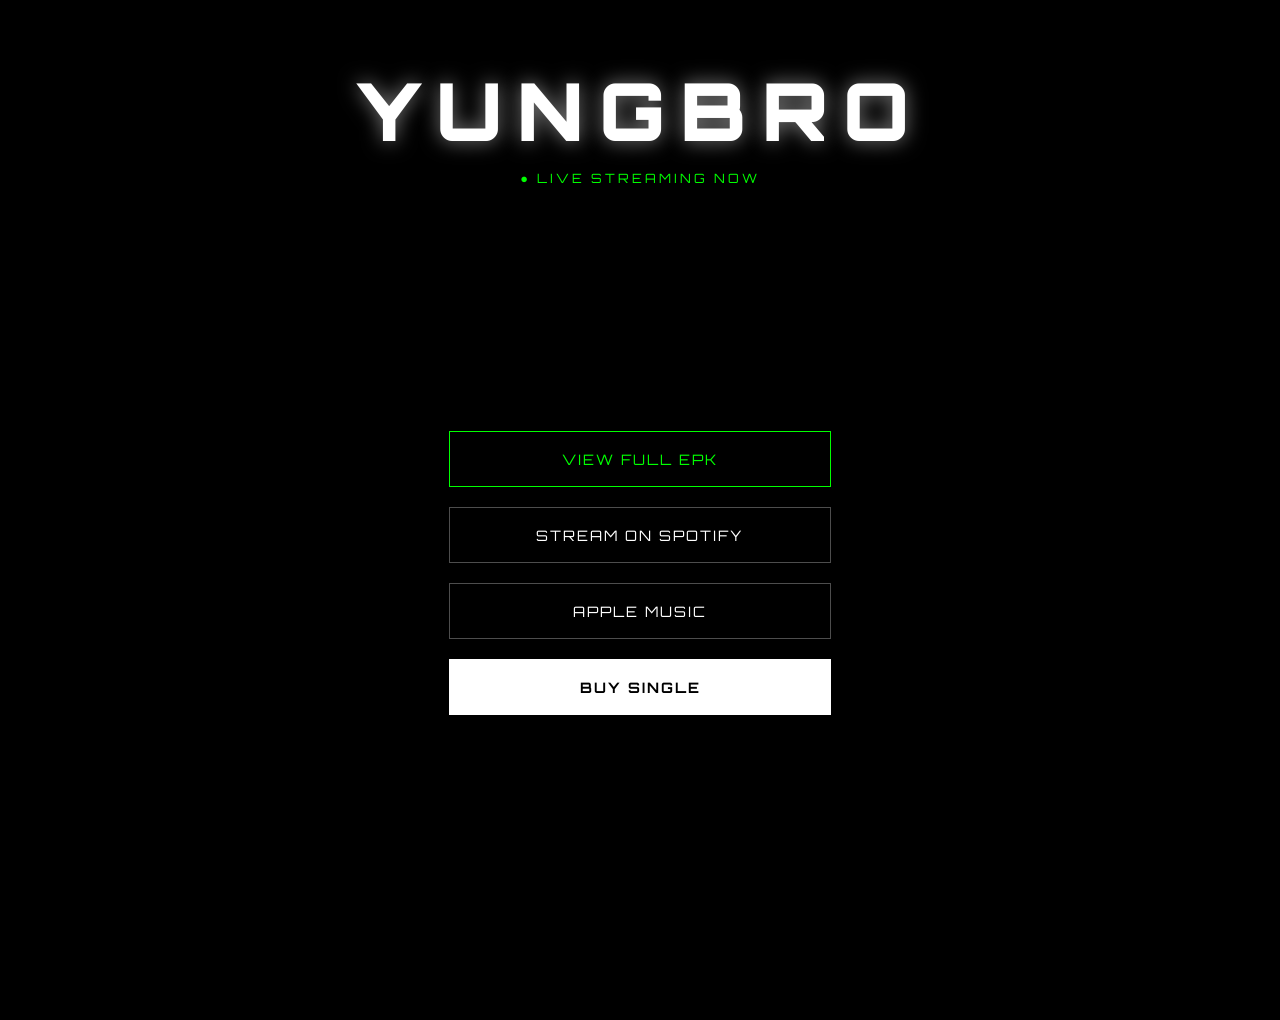
<file: index.html>
<!DOCTYPE html>
<html lang="en">
<head>
    <meta charset="UTF-8">
    <meta name="viewport" content="width=device-width, initial-scale=1.0">
    <title>YUNGBRO | Continuous Audio Experience</title>
    <link rel="stylesheet" href="style.css">
</head>
<body>

    <div class="video-background">
        <iframe 
            src="https://www.youtube.com/embed/VIDEO_ID?autoplay=1&loop=1&playlist=VIDEO_ID&controls=0&mute=0&modestbranding=1" 
            frameborder="0" 
            allow="autoplay; encrypted-media" 
            allowfullscreen>
        </iframe>
    </div>

    <div class="overlay">
        <div class="artist-brand">
            <h1 class="glitch">YUNGBRO</h1>
            <p class="status-indicator">● LIVE STREAMING NOW</p>
        </div>

        <div class="links">
            <a href="https://skrs-ai.github.io/SKR-YungBro-EPK/epk.html" class="btn primary">VIEW FULL EPK</a>
            <a href="#" target="_blank" class="btn">STREAM ON SPOTIFY</a>
            <a href="#" target="_blank" class="btn">APPLE MUSIC</a>
            <a href="#" target="_blank" class="btn purchase">BUY SINGLE</a>
        </div>

        <footer class="m3-tag">
            M3-HACKATHON-2021 // SKR-AI
        </footer>
    </div>

</body>
</html>
</file>
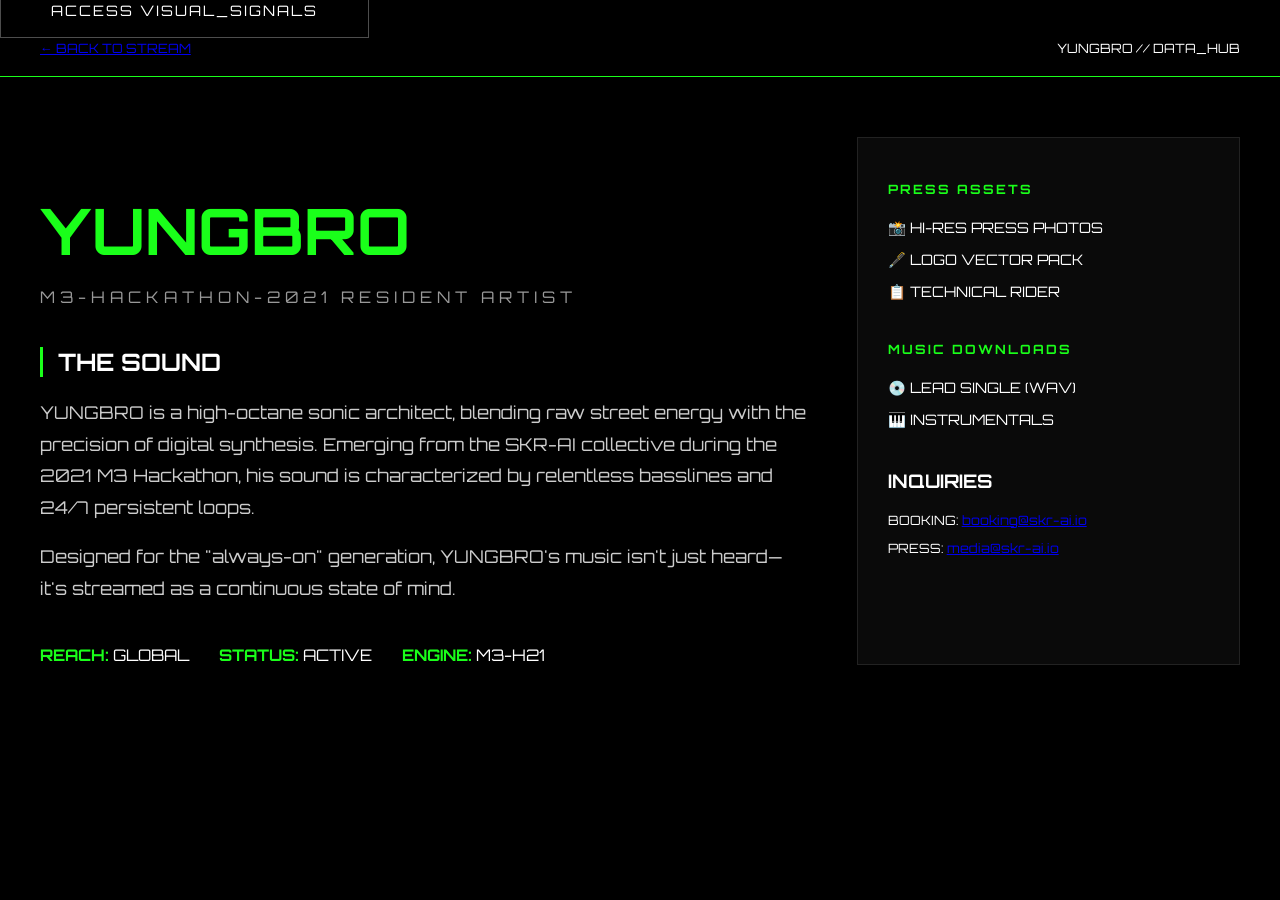
<file: epk.html>
<!DOCTYPE html>
<a href="visuals.html" class="btn">ACCESS VISUAL_SIGNALS</a>
<html lang="en">
<head>
    <meta charset="UTF-8">
    <meta name="viewport" content="width=device-width, initial-scale=1.0">
    <title>YUNGBRO | Official EPK</title>
    <link rel="stylesheet" href="style.css">
</head>
<body class="epk-page">

    <nav class="epk-nav">
        <a href="index.html" class="nav-back">← BACK TO STREAM</a>
        <div class="brand-tag">YUNGBRO // DATA_HUB</div>
    </nav>

    <div class="epk-grid">
        <section class="epk-main">
            <header>
                <h1 class="glitch-text">YUNGBRO</h1>
                <p class="subtitle">M3-HACKATHON-2021 RESIDENT ARTIST</p>
            </header>

            <article class="bio-content">
                <h2>THE SOUND</h2>
                <p>YUNGBRO is a high-octane sonic architect, blending raw street energy with the precision of digital synthesis. Emerging from the SKR-AI collective during the 2021 M3 Hackathon, his sound is characterized by relentless basslines and 24/7 persistent loops.</p>
                <p>Designed for the "always-on" generation, YUNGBRO's music isn't just heard—it's streamed as a continuous state of mind.</p>
            </article>

            <div class="stats-box">
                <div class="stat"><span>REACH:</span> GLOBAL</div>
                <div class="stat"><span>STATUS:</span> ACTIVE</div>
                <div class="stat"><span>ENGINE:</span> M3-H21</div>
            </div>
        </section>

        <aside class="epk-sidebar">
            <div class="media-section">
                <h3>PRESS ASSETS</h3>
                <ul class="download-list">
                    <li><a href="assets/yungbro-hq-shot.zip" download>📸 HI-RES PRESS PHOTOS</a></li>
                    <li><a href="assets/yungbro-logo-pack.zip" download>🖋️ LOGO VECTOR PACK</a></li>
                    <li><a href="assets/yungbro-stage-rider.pdf" download>📋 TECHNICAL RIDER</a></li>
                </ul>
            </div>

            <div class="media-section">
                <h3>MUSIC DOWNLOADS</h3>
                <ul class="download-list">
                    <li><a href="#" class="wav-link">💿 LEAD SINGLE (WAV)</a></li>
                    <li><a href="#" class="wav-link">🎹 INSTRUMENTALS</a></li>
                </ul>
            </div>

            <div class="contact-card">
                <h3>INQUIRIES</h3>
                <p>BOOKING: <a href="mailto:booking@skr-ai.io">booking@skr-ai.io</a></p>
                <p>PRESS: <a href="mailto:media@skr-ai.io">media@skr-ai.io</a></p>
            </div>
        </aside>
    </div>

</body>
</html>
</file>
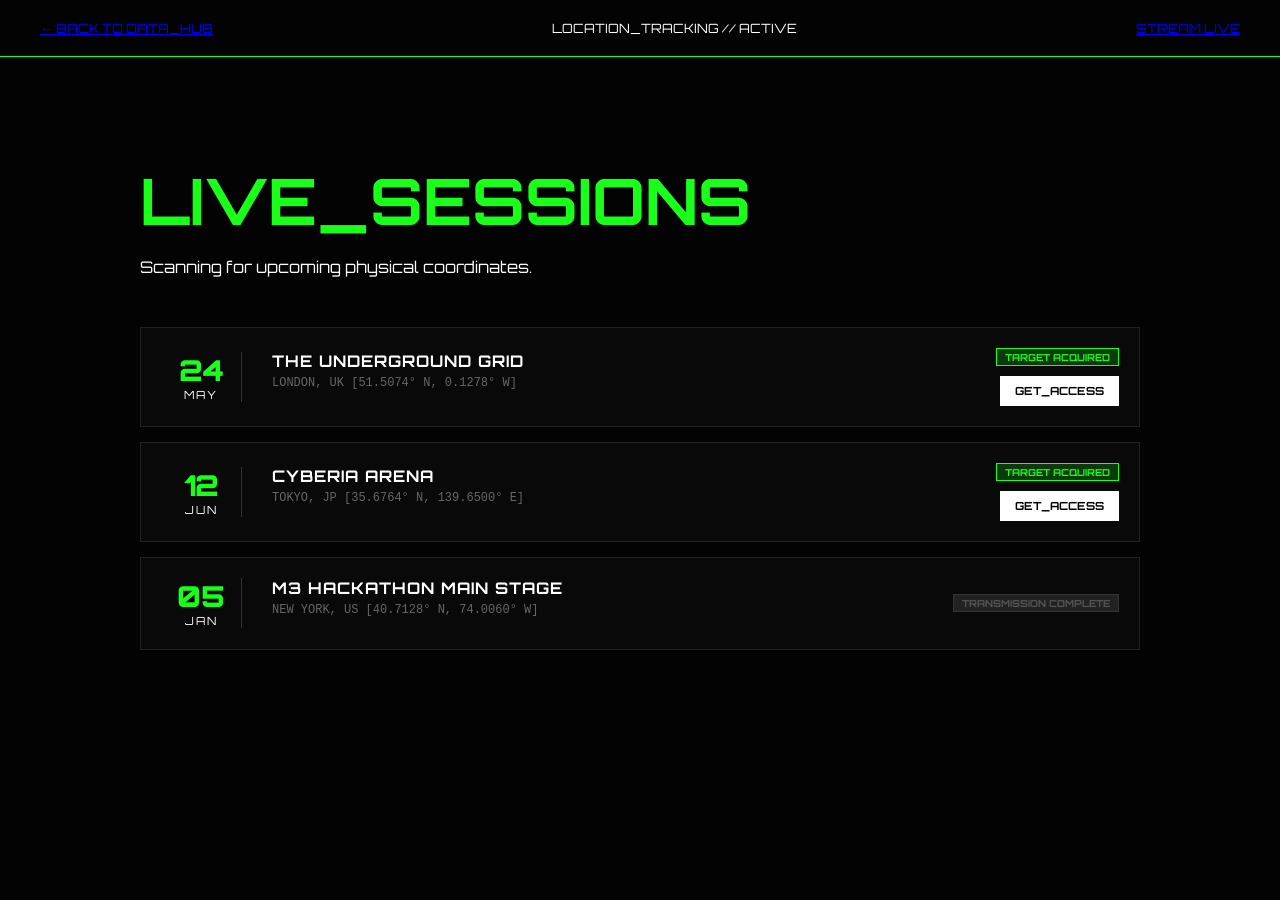
<file: live.html>
<!DOCTYPE html>
<html lang="en">
<head>
    <meta charset="UTF-8">
    <meta name="viewport" content="width=device-width, initial-scale=1.0">
    <title>YUNGBRO | Live Transmissions</title>
    <link rel="stylesheet" href="style.css">
</head>
<body class="live-page">

    <nav class="epk-nav">
        <a href="epk.html" class="nav-back">← BACK TO DATA_HUB</a>
        <div class="brand-tag">LOCATION_TRACKING // ACTIVE</div>
        <a href="index.html">STREAM LIVE</a>
    </nav>

    <main class="live-container">
        <header class="live-header">
            <h1 class="glitch-text">LIVE_SESSIONS</h1>
            <p>Scanning for upcoming physical coordinates.</p>
        </header>

        <section class="tour-list">
            <div class="tour-item active-target">
                <div class="date-box">
                    <span class="day">24</span>
                    <span class="month">MAY</span>
                </div>
                <div class="venue-info">
                    <h3>THE UNDERGROUND GRID</h3>
                    <p>LONDON, UK [51.5074° N, 0.1278° W]</p>
                </div>
                <div class="status">
                    <span class="tag">TARGET ACQUIRED</span>
                    <a href="#" class="btn-ticket">GET_ACCESS</a>
                </div>
            </div>

            <div class="tour-item active-target">
                <div class="date-box">
                    <span class="day">12</span>
                    <span class="month">JUN</span>
                </div>
                <div class="venue-info">
                    <h3>CYBERIA ARENA</h3>
                    <p>TOKYO, JP [35.6764° N, 139.6500° E]</p>
                </div>
                <div class="status">
                    <span class="tag">TARGET ACQUIRED</span>
                    <a href="#" class="btn-ticket">GET_ACCESS</a>
                </div>
            </div>

            <div class="tour-item past-target">
                <div class="date-box">
                    <span class="day">05</span>
                    <span class="month">JAN</span>
                </div>
                <div class="venue-info">
                    <h3>M3 HACKATHON MAIN STAGE</h3>
                    <p>NEW YORK, US [40.7128° N, 74.0060° W]</p>
                </div>
                <div class="status">
                    <span class="tag archived">TRANSMISSION COMPLETE</span>
                </div>
            </div>
        </section>
    </main>

</body>
</html>
</file>
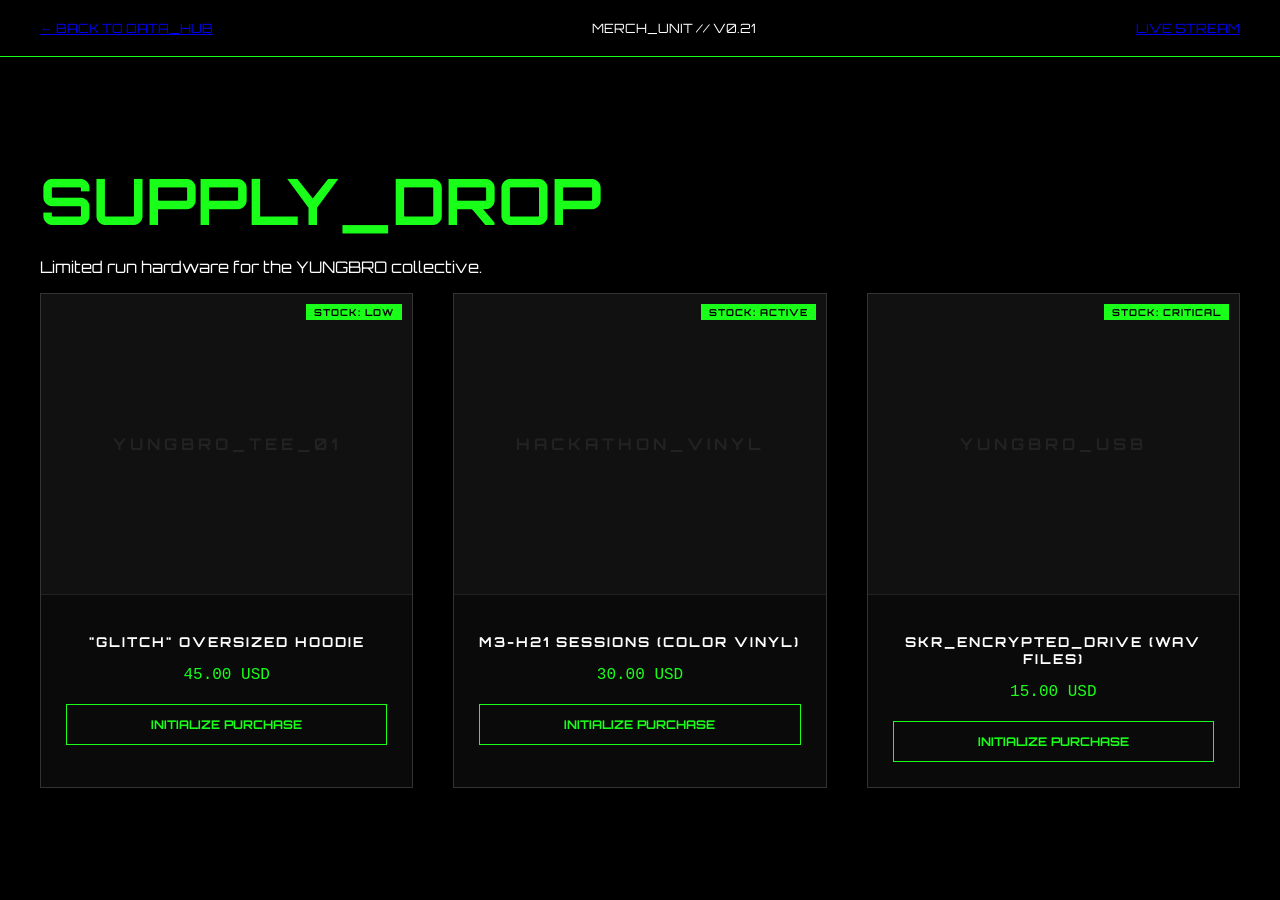
<file: store.html>
<!DOCTYPE html>
<html lang="en">
<head>
    <meta charset="UTF-8">
    <meta name="viewport" content="width=device-width, initial-scale=1.0">
    <title>YUNGBRO | Supply Drop</title>
    <link rel="stylesheet" href="style.css">
</head>
<body class="store-page">

    <nav class="epk-nav">
        <a href="epk.html" class="nav-back">← BACK TO DATA_HUB</a>
        <div class="brand-tag">MERCH_UNIT // V0.21</div>
        <a href="index.html">LIVE STREAM</a>
    </nav>

    <main class="store-container">
        <header class="store-header">
            <h1 class="glitch-text">SUPPLY_DROP</h1>
            <p>Limited run hardware for the YUNGBRO collective.</p>
        </header>

        <section class="supply-grid">
            <div class="product-item">
                <div class="product-preview">
                    <span class="stock-tag">STOCK: LOW</span>
                    <div class="placeholder">YUNGBRO_TEE_01</div>
                </div>
                <div class="product-details">
                    <h3>"GLITCH" OVERSIZED HOODIE</h3>
                    <p class="cost">45.00 USD</p>
                    <a href="#" class="btn-purchase">INITIALIZE PURCHASE</a>
                </div>
            </div>

            <div class="product-item">
                <div class="product-preview">
                    <span class="stock-tag">STOCK: ACTIVE</span>
                    <div class="placeholder">HACKATHON_VINYL</div>
                </div>
                <div class="product-details">
                    <h3>M3-H21 SESSIONS (COLOR VINYL)</h3>
                    <p class="cost">30.00 USD</p>
                    <a href="#" class="btn-purchase">INITIALIZE PURCHASE</a>
                </div>
            </div>

            <div class="product-item">
                <div class="product-preview">
                    <span class="stock-tag">STOCK: CRITICAL</span>
                    <div class="placeholder">YUNGBRO_USB</div>
                </div>
                <div class="product-details">
                    <h3>SKR_ENCRYPTED_DRIVE (WAV FILES)</h3>
                    <p class="cost">15.00 USD</p>
                    <a href="#" class="btn-purchase">INITIALIZE PURCHASE</a>
                </div>
            </div>
        </section>
    </main>

</body>
</html>
</file>
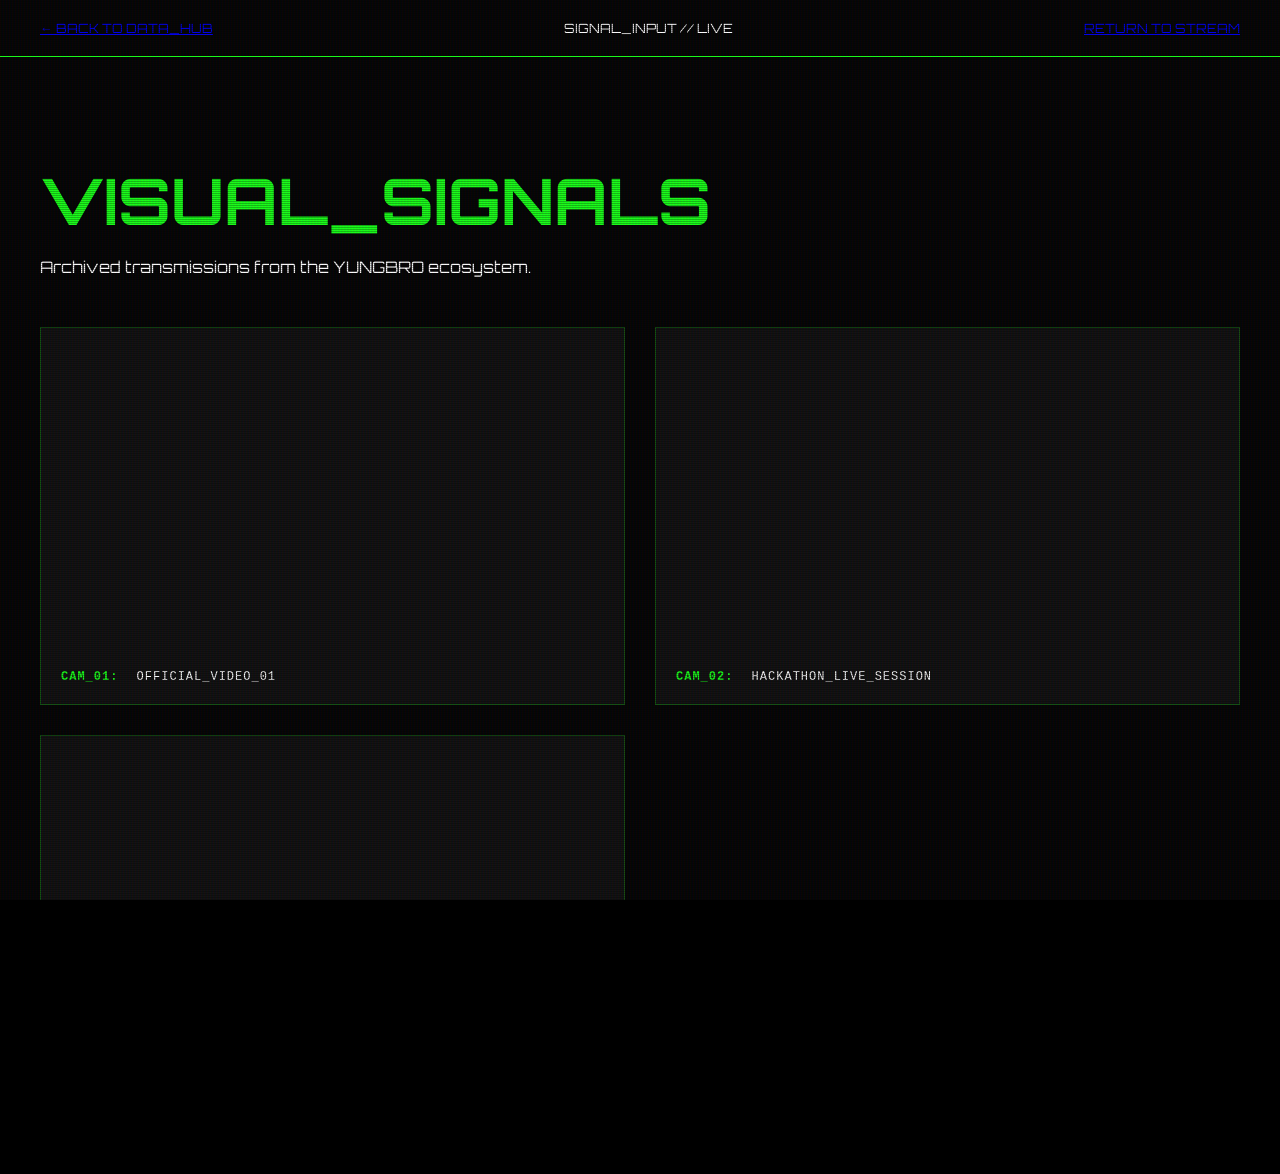
<file: visuals.html>
<!DOCTYPE html>
<html lang="en">
<head>
    <meta charset="UTF-8">
    <meta name="viewport" content="width=device-width, initial-scale=1.0">
    <title>YUNGBRO | Visual Signals</title>
    <link rel="stylesheet" href="style.css">
</head>
<body class="visuals-page">

    <nav class="epk-nav">
        <a href="epk.html" class="nav-back">← BACK TO DATA_HUB</a>
        <div class="brand-tag">SIGNAL_INPUT // LIVE</div>
        <a href="index.html">RETURN TO STREAM</a>
    </nav>

    <main class="visuals-container">
        <header class="visuals-header">
            <h1 class="glitch-text">VISUAL_SIGNALS</h1>
            <p>Archived transmissions from the YUNGBRO ecosystem.</p>
        </header>

        <section class="video-matrix">
            <div class="feed-item">
                <div class="video-container">
                    <iframe src="https://www.youtube.com/embed/VIDEO_ID_1" frameborder="0" allowfullscreen></iframe>
                </div>
                <div class="feed-meta">
                    <span class="cam-label">CAM_01:</span> OFFICIAL_VIDEO_01
                </div>
            </div>

            <div class="feed-item">
                <div class="video-container">
                    <iframe src="https://www.youtube.com/embed/VIDEO_ID_2" frameborder="0" allowfullscreen></iframe>
                </div>
                <div class="feed-meta">
                    <span class="cam-label">CAM_02:</span> HACKATHON_LIVE_SESSION
                </div>
            </div>

            <div class="feed-item">
                <div class="video-container">
                    <iframe src="https://www.youtube.com/embed/VIDEO_ID_3" frameborder="0" allowfullscreen></iframe>
                </div>
                <div class="feed-meta">
                    <span class="cam-label">CAM_03:</span> STUDIO_TRANSMISSION
                </div>
            </div>
        </section>
    </main>

</body>
</html>
</file>
<file: style.css>
@import url('https://fonts.googleapis.com/css2?family=Orbitron:wght@400;900&display=swap');

body, html {
    margin: 0;
    padding: 0;
    width: 100%;
    height: 100%;
    overflow: hidden;
    background-color: #000;
    font-family: 'Orbitron', sans-serif; /* Tech-focused font */
    color: #fff;
}

.video-background {
    position: fixed;
    top: 0;
    left: 0;
    width: 100%;
    height: 100%;
    z-index: -1;
    filter: grayscale(40%) contrast(120%); /* Custom aesthetic for YungBro */
}

.video-background iframe {
    width: 100vw;
    height: 100vh;
    transform: scale(1.6); /* Hide YouTube UI */
}

.overlay {
    display: flex;
    flex-direction: column;
    justify-content: space-between;
    align-items: center;
    height: 100vh;
    padding: 60px 20px;
    background: radial-gradient(circle, rgba(0,0,0,0.2) 0%, rgba(0,0,0,0.8) 100%);
    text-align: center;
}

.artist-brand h1 {
    font-size: 5rem;
    margin: 0;
    letter-spacing: 15px;
    font-weight: 900;
    text-shadow: 0 0 20px rgba(255, 255, 255, 0.5);
}

.status-indicator {
    color: #00ff00; /* Neon green live indicator */
    font-size: 0.8rem;
    letter-spacing: 3px;
    margin-top: 10px;
}

.links {
    display: flex;
    flex-direction: column;
    gap: 20px;
}

.btn {
    text-decoration: none;
    color: #fff;
    border: 1px solid rgba(255, 255, 255, 0.3);
    padding: 18px 50px;
    min-width: 280px;
    font-size: 0.9rem;
    letter-spacing: 2px;
    transition: all 0.4s ease;
    background: rgba(0, 0, 0, 0.5);
    backdrop-filter: blur(5px);
}

.btn:hover {
    background: #fff;
    color: #000;
    transform: scale(1.05);
}

.primary {
    border: 1px solid #00ff00;
    color: #00ff00;
}

.purchase {
    background: #fff;
    color: #000;
    font-weight: bold;
}

.m3-tag {
    font-size: 0.6rem;
    opacity: 0.4;
    letter-spacing: 5px;
}
/* EPK Page Specifics */
.epk-page {
    background: #000;
    color: #fff;
    overflow-y: auto;
}

.epk-nav {
    display: flex;
    justify-content: space-between;
    padding: 20px 40px;
    border-bottom: 1px solid #1aff1a; /* Neon Green Border */
    font-size: 0.8rem;
}

.epk-grid {
    display: grid;
    grid-template-columns: 2fr 1fr;
    gap: 50px;
    max-width: 1200px;
    margin: 60px auto;
    padding: 0 40px;
}

.glitch-text {
    font-size: 4rem;
    color: #1aff1a;
    text-transform: uppercase;
    margin-bottom: 0;
}

.subtitle {
    letter-spacing: 5px;
    opacity: 0.6;
    margin-bottom: 40px;
}

.bio-content h2 {
    border-left: 3px solid #1aff1a;
    padding-left: 15px;
    margin-bottom: 20px;
}

.bio-content p {
    line-height: 1.8;
    font-size: 1.1rem;
    color: #ccc;
}

.stats-box {
    margin-top: 40px;
    display: flex;
    gap: 30px;
}

.stat span {
    color: #1aff1a;
    font-weight: bold;
}

.epk-sidebar {
    background: #0a0a0a;
    padding: 30px;
    border: 1px solid #222;
}

.media-section h3 {
    font-size: 0.8rem;
    letter-spacing: 2px;
    color: #1aff1a;
    margin-bottom: 20px;
}

.download-list {
    list-style: none;
    padding: 0;
    margin-bottom: 40px;
}

.download-list li {
    margin-bottom: 12px;
}

.download-list a {
    color: #fff;
    text-decoration: none;
    font-size: 0.9rem;
    transition: 0.2s;
}

.download-list a:hover {
    color: #1aff1a;
    padding-left: 5px;
}

.contact-card p {
    font-size: 0.8rem;
    margin-bottom: 10px;
}

/* Mobile Responsive */
@media (max-width: 900px) {
    .epk-grid {
        grid-template-columns: 1fr;
    }
}
/* Visuals Page Specifics */
.visuals-page {
    background: #050505;
}

.visuals-container {
    padding: 60px 40px;
    max-width: 1400px;
    margin: 0 auto;
}

.visuals-header {
    margin-bottom: 50px;
    text-align: left;
}

.video-matrix {
    display: grid;
    grid-template-columns: repeat(auto-fit, minmax(400px, 1fr));
    gap: 30px;
}

.feed-item {
    background: #111;
    border: 1px solid #1aff1a44; /* Faded Neon Green */
    padding: 5px;
    transition: 0.3s ease;
}

.feed-item:hover {
    border-color: #1aff1a;
    box-shadow: 0 0 15px rgba(26, 255, 26, 0.2);
}

.video-container {
    position: relative;
    padding-bottom: 56.25%; /* 16:9 Aspect Ratio */
    height: 0;
    overflow: hidden;
}

.video-container iframe {
    position: absolute;
    top: 0;
    left: 0;
    width: 100%;
    height: 100%;
    filter: grayscale(20%);
}

.feed-meta {
    padding: 15px;
    font-family: 'Courier New', Courier, monospace;
    font-size: 0.75rem;
    color: #fff;
    letter-spacing: 1px;
}

.cam-label {
    color: #1aff1a;
    font-weight: bold;
    margin-right: 10px;
}

/* Scanline Effect Overlay (Optional) */
.visuals-page::before {
    content: " ";
    display: block;
    position: fixed;
    top: 0;
    left: 0;
    bottom: 0;
    right: 0;
    background: linear-gradient(rgba(18, 16, 16, 0) 50%, rgba(0, 0, 0, 0.25) 50%), linear-gradient(90deg, rgba(255, 0, 0, 0.06), rgba(0, 255, 0, 0.02), rgba(0, 0, 255, 0.06));
    z-index: 999;
    background-size: 100% 2px, 3px 100%;
    pointer-events: none;
}
/* Store Page Styling */
.store-page {
    background: #000;
    color: #fff;
}

.store-container {
    padding: 60px 40px;
    max-width: 1200px;
    margin: 0 auto;
}

.supply-grid {
    display: grid;
    grid-template-columns: repeat(auto-fit, minmax(320px, 1fr));
    gap: 40px;
}

.product-item {
    background: #0a0a0a;
    border: 1px solid #333;
    transition: all 0.3s ease;
    position: relative;
}

.product-item:hover {
    border-color: #1aff1a;
    transform: translateY(-5px);
}

.product-preview {
    height: 300px;
    background: #111;
    display: flex;
    justify-content: center;
    align-items: center;
    position: relative;
    border-bottom: 1px solid #222;
}

.stock-tag {
    position: absolute;
    top: 10px;
    right: 10px;
    background: #1aff1a;
    color: #000;
    font-size: 0.6rem;
    padding: 2px 8px;
    font-weight: bold;
    letter-spacing: 1px;
}

.placeholder {
    font-weight: bold;
    color: #222;
    letter-spacing: 4px;
}

.product-details {
    padding: 25px;
    text-align: center;
}

.product-details h3 {
    font-size: 0.85rem;
    letter-spacing: 2px;
    margin-bottom: 10px;
}

.cost {
    color: #1aff1a;
    font-family: 'Courier New', monospace;
    margin-bottom: 20px;
}

.btn-purchase {
    display: block;
    border: 1px solid #1aff1a;
    color: #1aff1a;
    text-decoration: none;
    padding: 12px;
    font-size: 0.75rem;
    font-weight: bold;
    transition: 0.3s;
}

.btn-purchase:hover {
    background: #1aff1a;
    color: #000;
}
/* Live Page Styles */
.live-page {
    background-color: #030303;
}

.live-container {
    padding: 60px 40px;
    max-width: 1000px;
    margin: 0 auto;
}

.tour-list {
    margin-top: 50px;
}

.tour-item {
    display: flex;
    align-items: center;
    background: rgba(10, 10, 10, 0.8);
    border: 1px solid #222;
    padding: 20px;
    margin-bottom: 15px;
    transition: 0.3s;
}

.active-target:hover {
    border-color: #1aff1a;
    background: rgba(26, 255, 26, 0.05);
}

.date-box {
    display: flex;
    flex-direction: column;
    align-items: center;
    min-width: 80px;
    border-right: 1px solid #333;
    margin-right: 30px;
}

.date-box .day {
    font-size: 1.8rem;
    font-weight: 900;
    color: #1aff1a;
}

.date-box .month {
    font-size: 0.7rem;
    letter-spacing: 2px;
}

.venue-info {
    flex-grow: 1;
}

.venue-info h3 {
    margin: 0;
    font-size: 1rem;
    letter-spacing: 1px;
}

.venue-info p {
    font-size: 0.75rem;
    color: #666;
    font-family: 'Courier New', monospace;
    margin-top: 5px;
}

.status {
    text-align: right;
    display: flex;
    flex-direction: column;
    align-items: flex-end;
    gap: 10px;
}

.tag {
    font-size: 0.6rem;
    font-weight: bold;
    padding: 2px 8px;
    background: rgba(26, 255, 26, 0.2);
    color: #1aff1a;
    border: 1px solid #1aff1a;
}

.archived {
    background: rgba(255, 255, 255, 0.1);
    color: #555;
    border-color: #333;
}

.btn-ticket {
    background: #fff;
    color: #000;
    text-decoration: none;
    font-size: 0.7rem;
    padding: 8px 15px;
    font-weight: bold;
    transition: 0.3s;
}

.btn-ticket:hover {
    background: #1aff1a;
}
</file>
